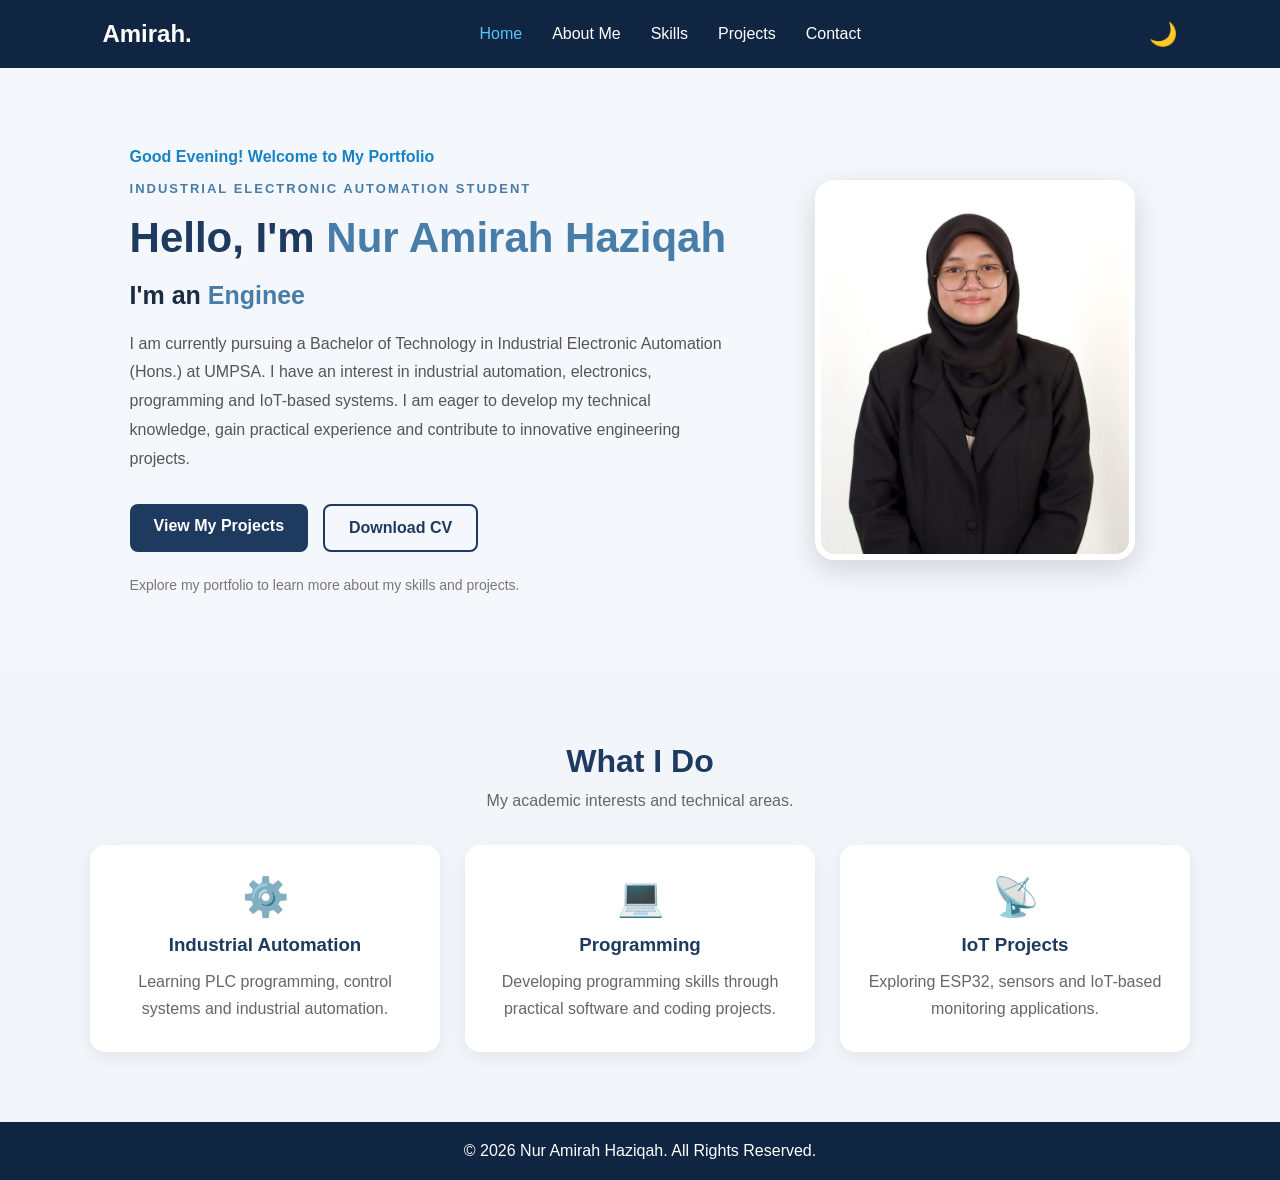
<file: index.html>
<!DOCTYPE html>
<html lang="en">
<head>
    <meta charset="UTF-8">
    <meta name="viewport" content="width=device-width, initial-scale=1.0">
    <title>Home | Nur Amirah Haziqah Portfolio</title>

    <link rel="stylesheet" href="css/style.css">
</head>

<body>

    <!-- Navigation Bar -->
    <header>
        <nav class="navbar">
            <div class="logo">Amirah<span>.</span></div>

            <ul class="nav-links" id="navLinks">
                <li><a href="index.html" class="active">Home</a></li>
                <li><a href="about.html">About Me</a></li>
                <li><a href="skills.html">Skills</a></li>
                <li><a href="projects.html">Projects</a></li>
                <li><a href="contact.html">Contact</a></li>
            </ul>

            <button class="menu-btn" id="menuBtn">☰</button>
            <button class="theme-btn" id="themeBtn">🌙</button>
        </nav>
    </header>

    <!-- Hero Section -->
    <main>

        <section class="hero">

            <div class="hero-content">

                <p class="greeting" id="greeting">
                    Welcome to My Portfolio
                </p>

                <p class="hero-subtitle">
                    INDUSTRIAL ELECTRONIC AUTOMATION STUDENT
                </p>

                <h1>
                    Hello, I'm <span>Nur Amirah Haziqah</span>
                </h1>

                <h2>
                    I'm an <span id="typing"></span>
                </h2>

                <p class="intro">
                    I am currently pursuing a Bachelor of Technology
                    in Industrial Electronic Automation (Hons.) at UMPSA.
                    I have an interest in industrial automation,
                    electronics, programming and IoT-based systems.
                    I am eager to develop my technical knowledge,
                    gain practical experience and contribute to
                    innovative engineering projects.
                </p>

                <div class="hero-buttons">

                    <a href="projects.html" class="btn primary-btn">
                        View My Projects
                    </a>

                    <a href="docs/Nur_Amirah_CV.pdf"
                       class="btn secondary-btn"
                       download>
                        Download CV
                    </a>

                </div>

                <div class="hero-social">
                    <p>Explore my portfolio to learn more about my skills and projects.</p>
                </div>

            </div>

            <!-- Profile Image -->
            <div class="hero-image">
                <img src="images/profile.jpg"
                     alt="Nur Amirah Haziqah Profile Photo">
            </div>

        </section>

        <!-- Quick Introduction -->
        <section class="home-highlights">

            <h2>What I Do</h2>

            <p class="highlight-intro">
                My academic interests and technical areas.
            </p>

            <div class="highlight-grid">

                <div class="highlight-card">
                    <div class="highlight-icon">⚙️</div>
                    <h3>Industrial Automation</h3>
                    <p>
                        Learning PLC programming, control systems
                        and industrial automation.
                    </p>
                </div>

                <div class="highlight-card">
                    <div class="highlight-icon">💻</div>
                    <h3>Programming</h3>
                    <p>
                        Developing programming skills through
                        practical software and coding projects.
                    </p>
                </div>

                <div class="highlight-card">
                    <div class="highlight-icon">📡</div>
                    <h3>IoT Projects</h3>
                    <p>
                        Exploring ESP32, sensors and IoT-based
                        monitoring applications.
                    </p>
                </div>

            </div>

        </section>

    </main>

    <!-- Footer -->
    <footer>
        <p>
            &copy; <span id="year"></span>
            Nur Amirah Haziqah. All Rights Reserved.
        </p>
    </footer>

    <script src="js/script.js"></script>

</body>
</html>
</file>
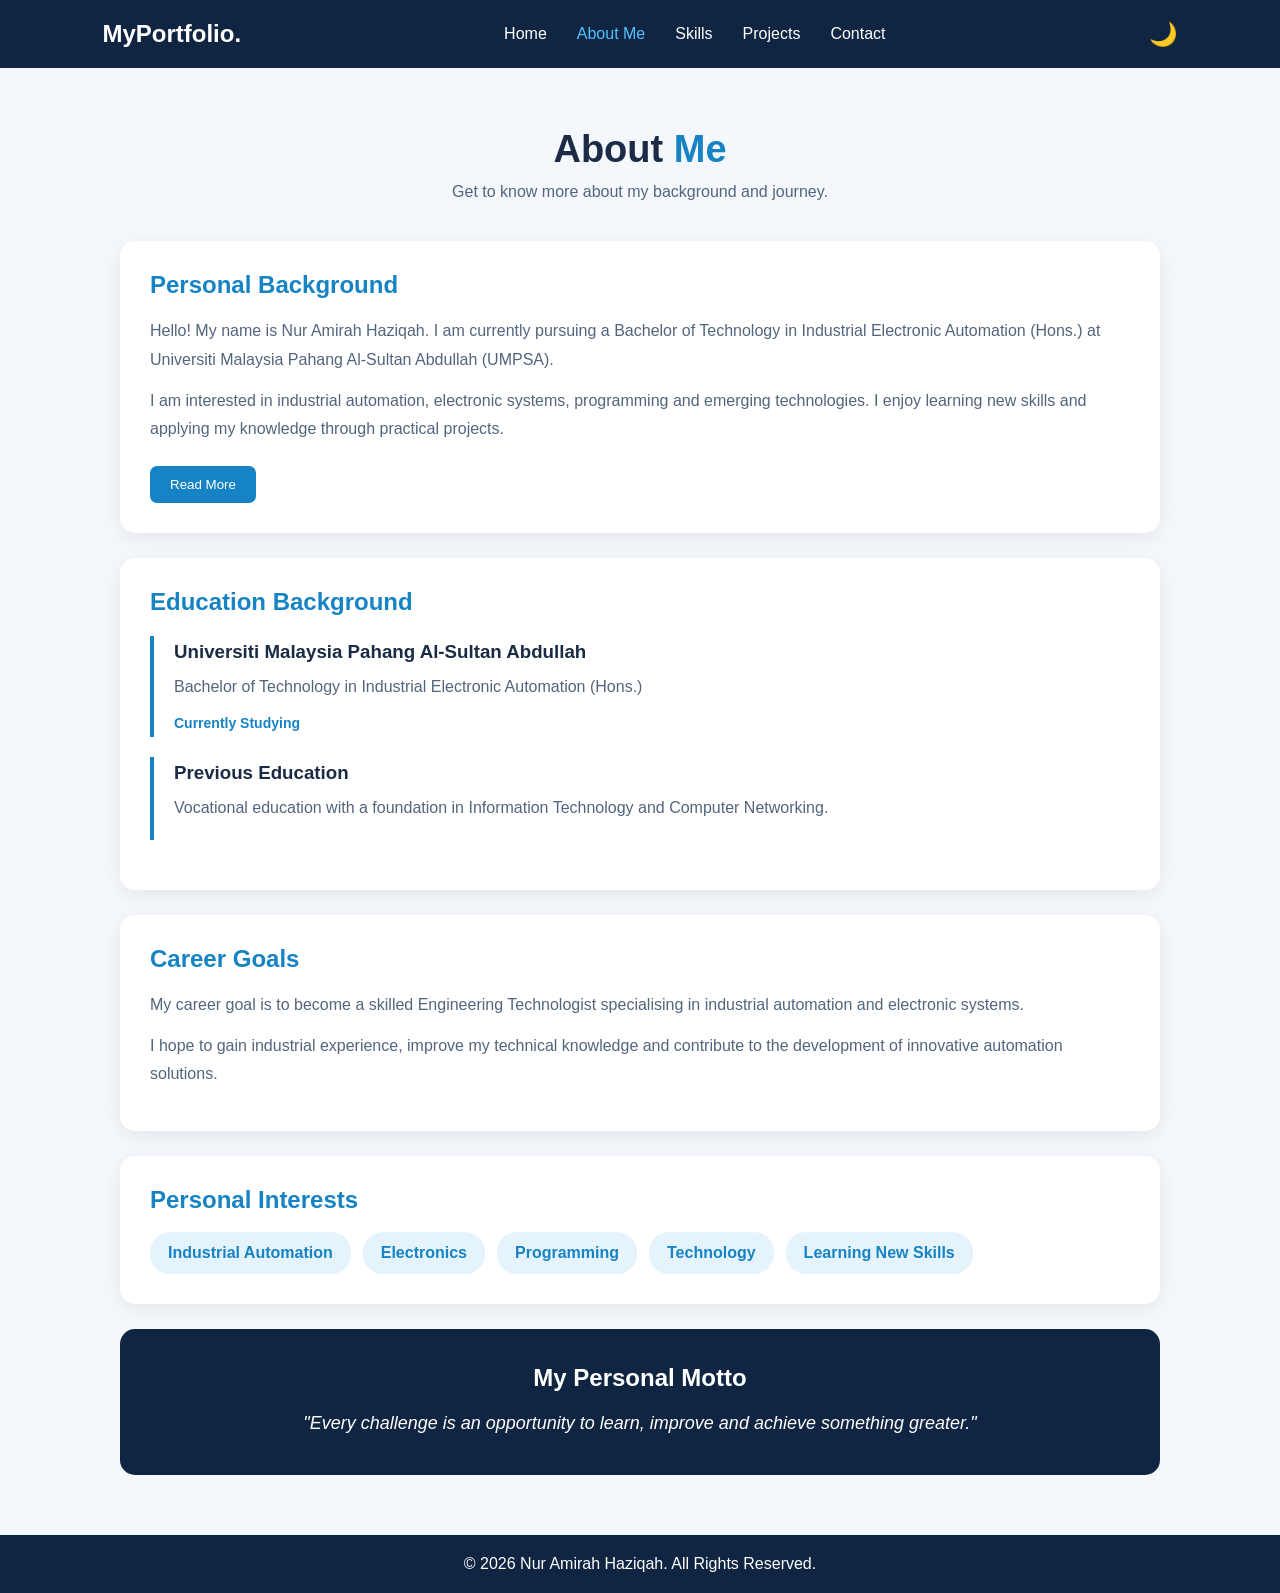
<file: about.html>
<!DOCTYPE html>
<html lang="en">
<head>
    <meta charset="UTF-8">
    <meta name="viewport" content="width=device-width, initial-scale=1.0">
    <title>About Me | Personal Portfolio</title>

    <link rel="stylesheet" href="css/style.css">
</head>

<body>

    <!-- Navigation Bar -->
    <header>
        <nav class="navbar">

            <div class="logo">MyPortfolio.</div>

            <ul class="nav-links" id="navLinks">
                <li><a href="index.html">Home</a></li>
                <li><a href="about.html" class="active">About Me</a></li>
                <li><a href="skills.html">Skills</a></li>
                <li><a href="projects.html">Projects</a></li>
                <li><a href="contact.html">Contact</a></li>
            </ul>

            <button class="menu-btn" id="menuBtn">☰</button>
            <button class="theme-btn" id="themeBtn">🌙</button>

        </nav>
    </header>

    <!-- About Me Section -->
    <main class="about-container">

        <section class="about-heading">
            <h1>About <span>Me</span></h1>
            <p>Get to know more about my background and journey.</p>
        </section>

        <!-- Personal Background -->
        <section class="about-card">

            <h2>Personal Background</h2>

            <p>
                Hello! My name is Nur Amirah Haziqah.
                I am currently pursuing a Bachelor of Technology
                in Industrial Electronic Automation (Hons.)
                at Universiti Malaysia Pahang Al-Sultan Abdullah
                (UMPSA).
            </p>

            <p>
                I am interested in industrial automation,
                electronic systems, programming and emerging
                technologies. I enjoy learning new skills and
                applying my knowledge through practical projects.
            </p>

            <button class="read-btn" id="readMoreBtn">
                Read More
            </button>

            <p id="moreText" class="hidden-text">
                My academic journey has helped me develop
                problem-solving, teamwork and technical skills.
                I aim to continue improving my abilities and
                gaining practical experience in the engineering
                and automation field.
            </p>

        </section>

        <!-- Education Background -->
        <section class="about-card">

            <h2>Education Background</h2>

            <div class="education-item">
                <h3>Universiti Malaysia Pahang Al-Sultan Abdullah</h3>
                <p>Bachelor of Technology in Industrial Electronic Automation (Hons.)</p>
                <span>Currently Studying</span>
            </div>

            <div class="education-item">
                <h3>Previous Education</h3>
                <p>
                    Vocational education with a foundation in
                    Information Technology and Computer Networking.
                </p>
            </div>

        </section>

        <!-- Career Goals -->
        <section class="about-card">

            <h2>Career Goals</h2>

            <p>
                My career goal is to become a skilled Engineering
                Technologist specialising in industrial automation
                and electronic systems.
            </p>

            <p>
                I hope to gain industrial experience, improve
                my technical knowledge and contribute to the
                development of innovative automation solutions.
            </p>

        </section>

        <!-- Personal Interests -->
        <section class="about-card">

            <h2>Personal Interests</h2>

            <div class="interest-list">
                <span>Industrial Automation</span>
                <span>Electronics</span>
                <span>Programming</span>
                <span>Technology</span>
                <span>Learning New Skills</span>
            </div>

        </section>

        <!-- Personal Motto -->
        <section class="motto-card">

            <h2>My Personal Motto</h2>

            <p>
                "Every challenge is an opportunity to learn,
                improve and achieve something greater."
            </p>

        </section>

    </main>

    <!-- Footer -->
    <footer>
        <p>
            &copy; <span id="year"></span>
            Nur Amirah Haziqah. All Rights Reserved.
        </p>
    </footer>

    <script src="js/script.js"></script>

</body>
</html>
</file>
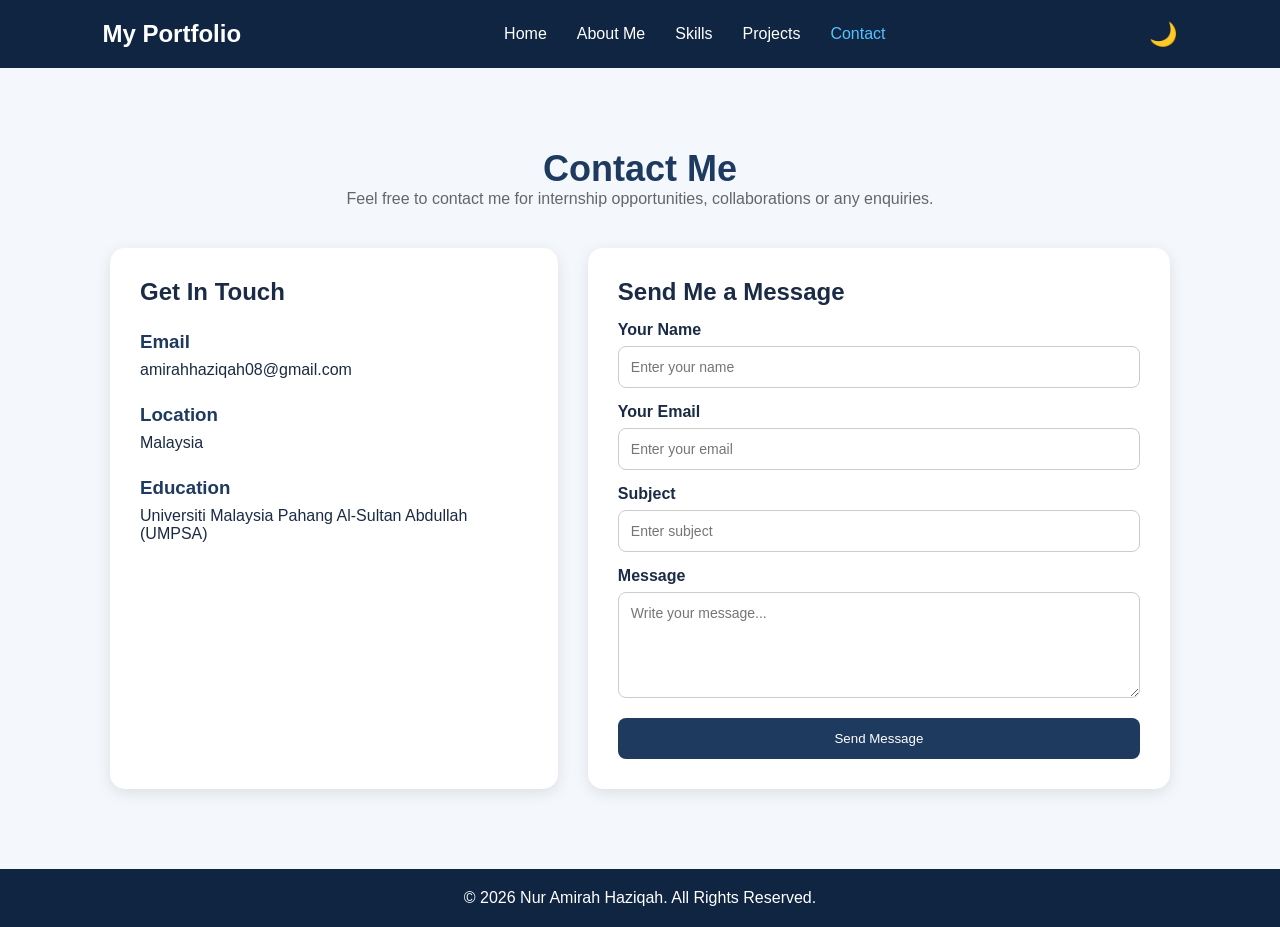
<file: contact.html>
<!DOCTYPE html>
<html lang="en">
<head>
    <meta charset="UTF-8">
    <meta name="viewport" content="width=device-width, initial-scale=1.0">
    <title>Contact | Nur Amirah Haziqah</title>
    <link rel="stylesheet" href="css/style.css">
    <script src="js/script.js" defer></script>
</head>
<body>

<header>
    <nav class="navbar">
        <div class="logo">My Portfolio</div>

        <ul class="nav-links">
            <li><a href="index.html">Home</a></li>
            <li><a href="about.html">About Me</a></li>
            <li><a href="skills.html">Skills</a></li>
            <li><a href="projects.html">Projects</a></li>
            <li><a href="contact.html" class="active">Contact</a></li>
        </ul>

        <button class="menu-btn" id="menu-btn">☰</button>
        <button class="theme-btn" id="theme-btn">🌙</button>
    </nav>
</header>

<main class="contact-container">

    <h1>Contact Me</h1>
    <p class="contact-intro">
        Feel free to contact me for internship opportunities,
        collaborations or any enquiries.
    </p>

    <div class="contact-content">

        <div class="contact-info">
            <h2>Get In Touch</h2>

            <div class="contact-item">
                <h3>Email</h3>
                <p>amirahhaziqah08@gmail.com</p>
            </div>

            <div class="contact-item">
                <h3>Location</h3>
                <p>Malaysia</p>
            </div>

            <div class="contact-item">
                <h3>Education</h3>
                <p>Universiti Malaysia Pahang Al-Sultan Abdullah (UMPSA)</p>
            </div>
        </div>

        <div class="contact-form">
            <h2>Send Me a Message</h2>

            <form id="contactForm">
                <label for="name">Your Name</label>
                <input type="text" id="name" placeholder="Enter your name" required>

                <label for="email">Your Email</label>
                <input type="email" id="email" placeholder="Enter your email" required>

                <label for="subject">Subject</label>
                <input type="text" id="subject" placeholder="Enter subject" required>

                <label for="message">Message</label>
                <textarea id="message" rows="5" placeholder="Write your message..." required></textarea>

                <button type="submit">Send Message</button>
            </form>
        </div>

    </div>

</main>

<footer>
    <p>&copy; <span id="year"></span> Nur Amirah Haziqah. All Rights Reserved.</p>
</footer>

</body>
</html>
</file>
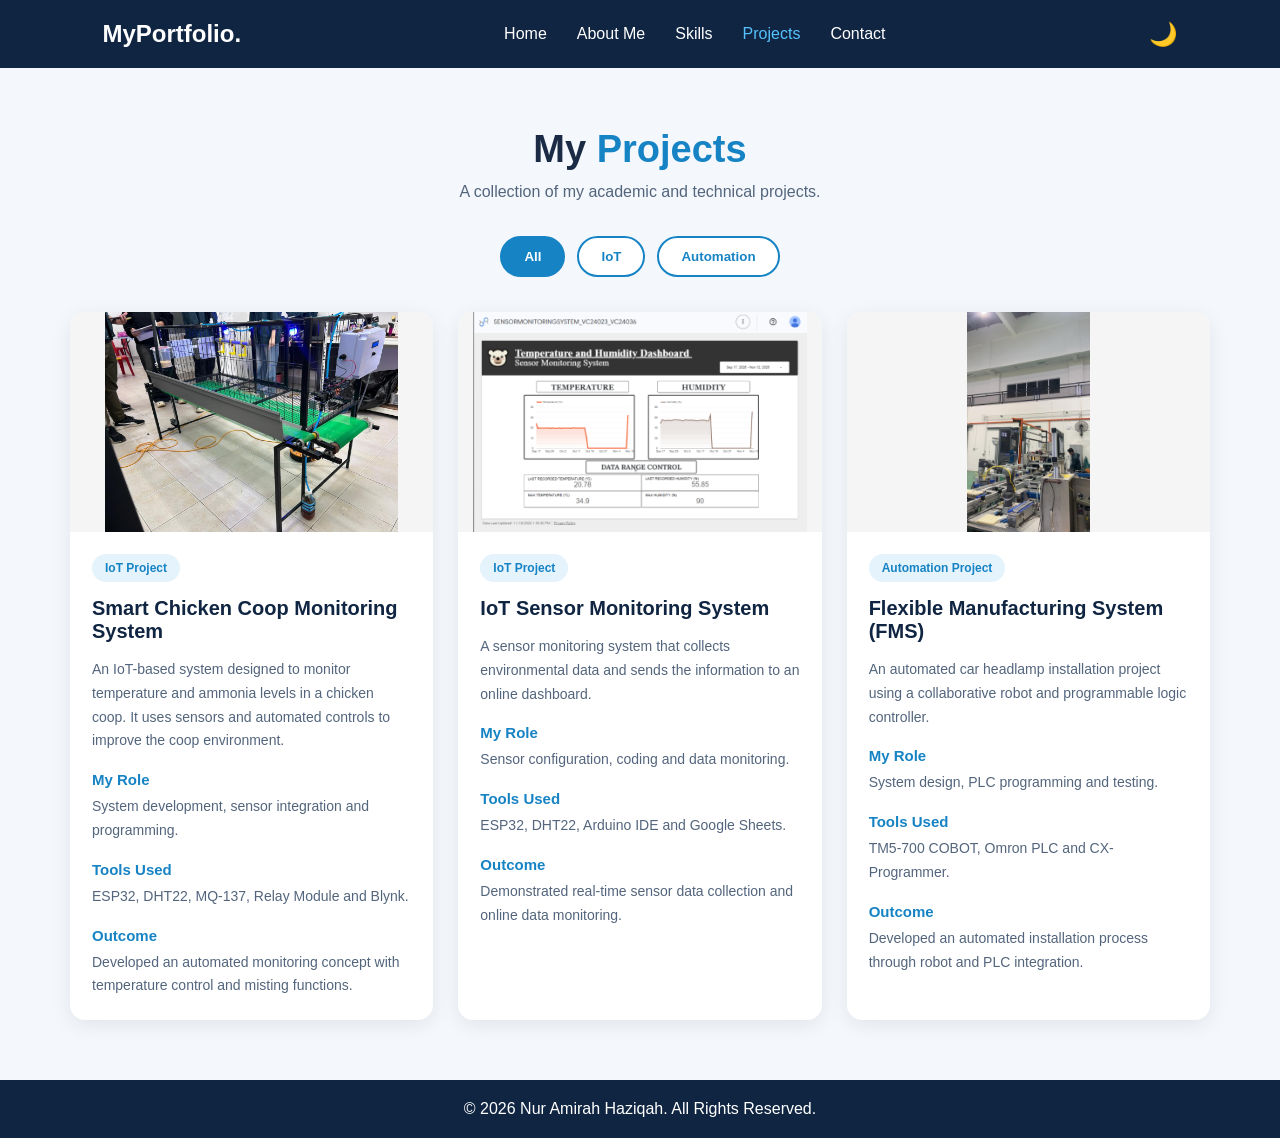
<file: projects.html>
<!DOCTYPE html>
<html lang="en">

<head>
    <meta charset="UTF-8">
    <meta name="viewport" content="width=device-width, initial-scale=1.0">
    <title>Projects | Personal Portfolio</title>

    <link rel="stylesheet" href="css/style.css">
</head>

<body>

    <!-- Navigation Bar -->
    <header>
        <nav class="navbar">

            <div class="logo">MyPortfolio.</div>

            <ul class="nav-links" id="navLinks">
                <li><a href="index.html">Home</a></li>
                <li><a href="about.html">About Me</a></li>
                <li><a href="skills.html">Skills</a></li>
                <li><a href="projects.html" class="active">Projects</a></li>
                <li><a href="contact.html">Contact</a></li>
            </ul>

            <button class="menu-btn" id="menuBtn">☰</button>
            <button class="theme-btn" id="themeBtn">🌙</button>

        </nav>
    </header>

    <!-- Projects Section -->
    <main class="projects-container">

        <section class="projects-heading">
            <h1>My <span>Projects</span></h1>
            <p>A collection of my academic and technical projects.</p>
        </section>

        <!-- Project Filter -->
        <div class="project-filters">

            <button class="filter-btn active" data-filter="all">All</button>
            <button class="filter-btn" data-filter="iot">IoT</button>
            <button class="filter-btn" data-filter="automation">Automation</button>

        </div>

        <!-- Project Cards -->
        <section class="project-grid">

            <!-- Project 1 -->
            <article class="project-card" data-category="iot">

                <img src="images/project1.jpg"
                     alt="Smart Chicken Coop Monitoring System">

                <div class="project-content">

                    <span class="project-category">IoT Project</span>

                    <h2>Smart Chicken Coop Monitoring System</h2>

                    <p>
                        An IoT-based system designed to monitor
                        temperature and ammonia levels in a chicken coop.
                        It uses sensors and automated controls to improve
                        the coop environment.
                    </p>

                    <h3>My Role</h3>
                    <p>System development, sensor integration and programming.</p>

                    <h3>Tools Used</h3>
                    <p>ESP32, DHT22, MQ-137, Relay Module and Blynk.</p>

                    <h3>Outcome</h3>
                    <p>
                        Developed an automated monitoring concept
                        with temperature control and misting functions.
                    </p>

                </div>

            </article>

            <!-- Project 2 -->
            <article class="project-card" data-category="iot">

                <img src="images/project2.jpg"
                     alt="IoT Sensor Monitoring System">

                <div class="project-content">

                    <span class="project-category">IoT Project</span>

                    <h2>IoT Sensor Monitoring System</h2>

                    <p>
                        A sensor monitoring system that collects
                        environmental data and sends the information
                        to an online dashboard.
                    </p>

                    <h3>My Role</h3>
                    <p>Sensor configuration, coding and data monitoring.</p>

                    <h3>Tools Used</h3>
                    <p>ESP32, DHT22, Arduino IDE and Google Sheets.</p>

                    <h3>Outcome</h3>
                    <p>
                        Demonstrated real-time sensor data collection
                        and online data monitoring.
                    </p>

                </div>

            </article>

            <!-- Project 3 -->
            <article class="project-card" data-category="automation">

                <img src="images/project3.jpg"
                     alt="Flexible Manufacturing System">

                <div class="project-content">

                    <span class="project-category">Automation Project</span>

                    <h2>Flexible Manufacturing System (FMS)</h2>

                    <p>
                        An automated car headlamp installation project
                        using a collaborative robot and programmable
                        logic controller.
                    </p>

                    <h3>My Role</h3>
                    <p>System design, PLC programming and testing.</p>

                    <h3>Tools Used</h3>
                    <p>TM5-700 COBOT, Omron PLC and CX-Programmer.</p>

                    <h3>Outcome</h3>
                    <p>
                        Developed an automated installation process
                        through robot and PLC integration.
                    </p>

                </div>

            </article>

        </section>

    </main>

    <!-- Footer -->
    <footer>
        <p>
            &copy; <span id="year"></span>
            Nur Amirah Haziqah. All Rights Reserved.
        </p>
    </footer>

    <script src="js/script.js"></script>

</body>
</html>
</file>
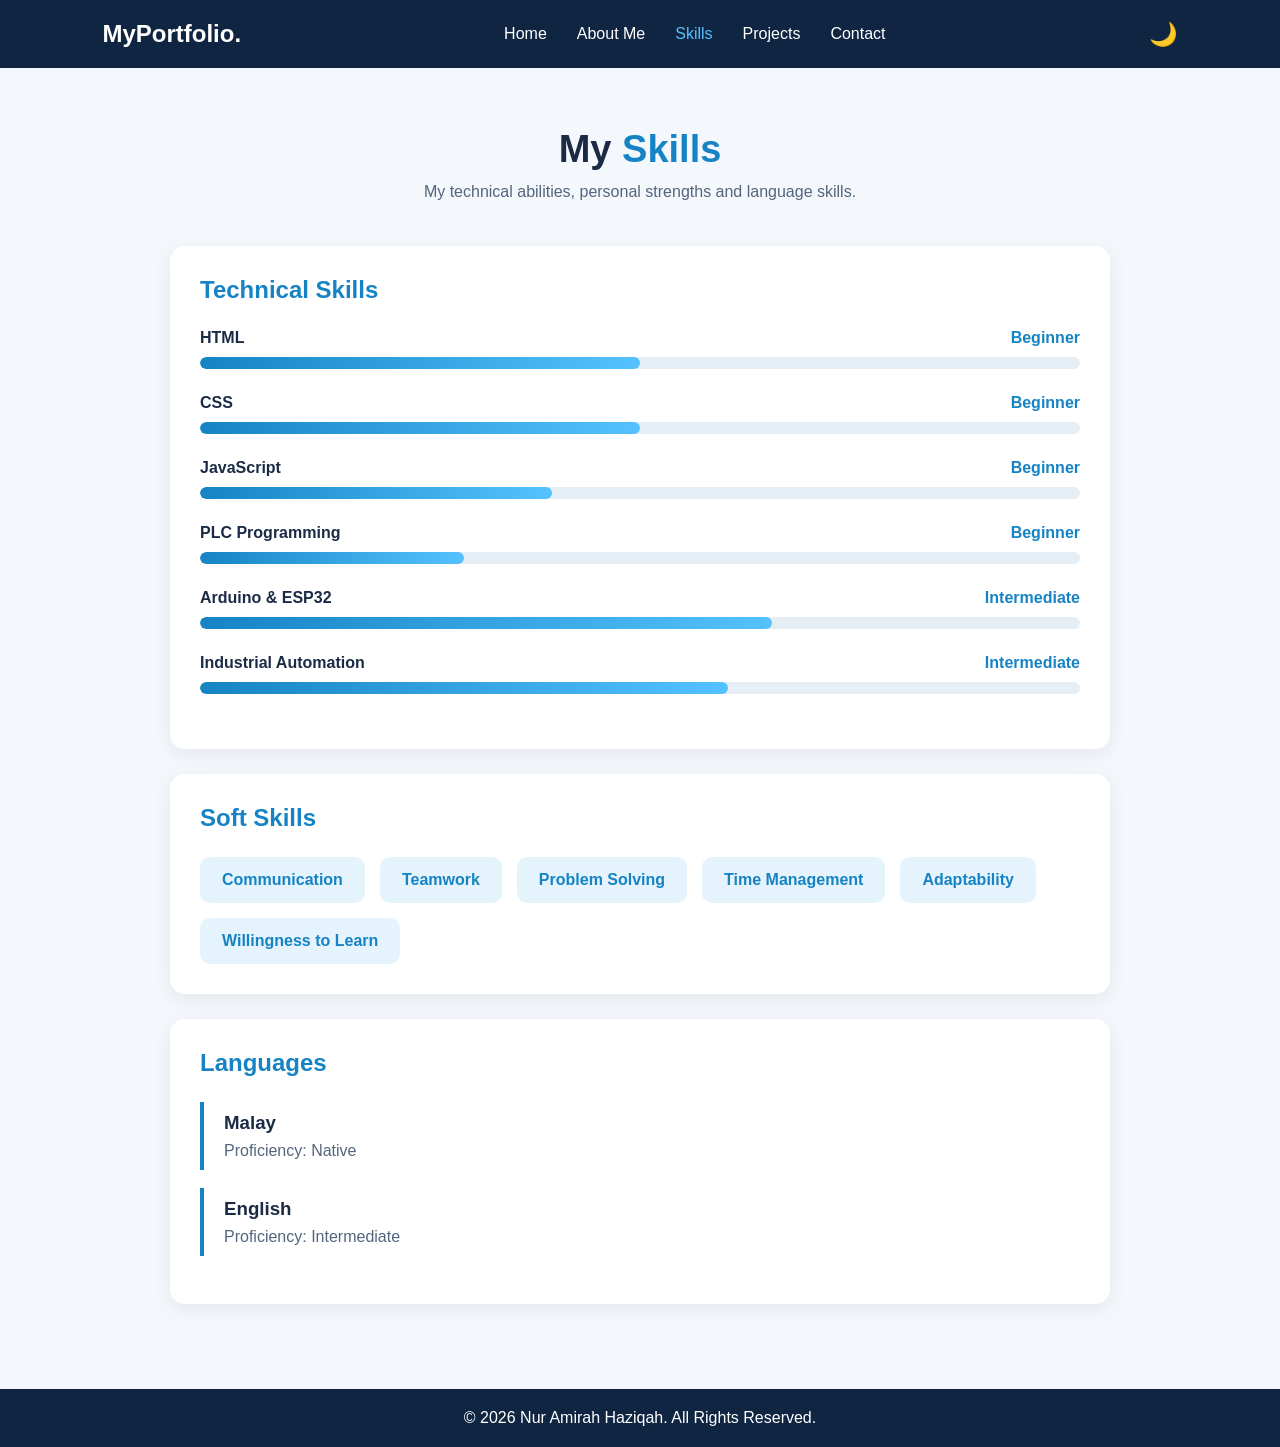
<file: skills.html>
<!DOCTYPE html>
<html lang="en">

<head>
    <meta charset="UTF-8">
    <meta name="viewport" content="width=device-width, initial-scale=1.0">

    <title>Skills | Personal Portfolio</title>

    <link rel="stylesheet" href="css/style.css">
</head>

<body>

    <!-- Navigation Bar -->
    <header>
        <nav class="navbar">

            <div class="logo">MyPortfolio.</div>

            <ul class="nav-links" id="navLinks">
                <li><a href="index.html">Home</a></li>
                <li><a href="about.html">About Me</a></li>
                <li><a href="skills.html" class="active">Skills</a></li>
                <li><a href="projects.html">Projects</a></li>
                <li><a href="contact.html">Contact</a></li>
            </ul>

            <button class="menu-btn" id="menuBtn">☰</button>
            <button class="theme-btn" id="themeBtn">🌙</button>

        </nav>
    </header>

    <!-- Skills Section -->
    <main class="skills-container">

        <section class="skills-heading">
            <h1>My <span>Skills</span></h1>
            <p>My technical abilities, personal strengths and language skills.</p>
        </section>

        <!-- Technical Skills -->
        <section class="skill-section">

            <h2>Technical Skills</h2>

            <div class="skill-item">
                <div class="skill-info">
                    <span>HTML</span>
                    <span>Beginner</span>
                </div>
                <div class="skill-bar">
                    <div class="skill-progress" data-level="50"></div>
                </div>
            </div>

            <div class="skill-item">
                <div class="skill-info">
                    <span>CSS</span>
                    <span>Beginner</span>
                </div>
                <div class="skill-bar">
                    <div class="skill-progress" data-level="50"></div>
                </div>
            </div>

            <div class="skill-item">
                <div class="skill-info">
                    <span>JavaScript</span>
                    <span>Beginner</span>
                </div>
                <div class="skill-bar">
                    <div class="skill-progress" data-level="40"></div>
                </div>
            </div>

            <div class="skill-item">
                <div class="skill-info">
                    <span>PLC Programming</span>
                    <span>Beginner</span>
                </div>
                <div class="skill-bar">
                    <div class="skill-progress" data-level="30"></div>
                </div>
            </div>

            <div class="skill-item">
                <div class="skill-info">
                    <span>Arduino & ESP32</span>
                    <span>Intermediate</span>
                </div>
                <div class="skill-bar">
                    <div class="skill-progress" data-level="65"></div>
                </div>
            </div>

            <div class="skill-item">
                <div class="skill-info">
                    <span>Industrial Automation</span>
                    <span>Intermediate</span>
                </div>
                <div class="skill-bar">
                    <div class="skill-progress" data-level="60"></div>
                </div>
            </div>

        </section>

        <!-- Soft Skills -->
        <section class="skill-section">

            <h2>Soft Skills</h2>

            <div class="soft-skill-list">

                <div class="soft-skill">
                    <span>Communication</span>
                </div>

                <div class="soft-skill">
                    <span>Teamwork</span>
                </div>

                <div class="soft-skill">
                    <span>Problem Solving</span>
                </div>

                <div class="soft-skill">
                    <span>Time Management</span>
                </div>

                <div class="soft-skill">
                    <span>Adaptability</span>
                </div>

                <div class="soft-skill">
                    <span>Willingness to Learn</span>
                </div>

            </div>

        </section>

        <!-- Languages -->
        <section class="skill-section">

            <h2>Languages</h2>

            <div class="language-item">
                <h3>Malay</h3>
                <p>Proficiency: Native</p>
            </div>

            <div class="language-item">
                <h3>English</h3>
                <p>Proficiency: Intermediate</p>
            </div>

        </section>

    </main>

    <!-- Footer -->
    <footer>
        <p>
            &copy; <span id="year"></span>
            Nur Amirah Haziqah. All Rights Reserved.
        </p>
    </footer>

    <script src="js/script.js"></script>

</body>
</html>
</file>
<file: css/style.css>
/* GENERAL SETTINGS */
* {
    margin: 0;
    padding: 0;
    box-sizing: border-box;
}

html {
    scroll-behavior: smooth;
}

body {
    font-family: Arial, Helvetica, sans-serif;
    background-color: #f4f8fc;
    color: #1b2b45;
    transition: 0.3s;
}

/* NAVIGATION BAR */
header {
    background-color: #102542;
    position: sticky;
    top: 0;
    z-index: 100;
}

.navbar {
    display: flex;
    justify-content: space-between;
    align-items: center;
    padding: 20px 8%;
}

.logo {
    color: white;
    font-size: 24px;
    font-weight: bold;
}

.nav-links {
    display: flex;
    list-style: none;
    gap: 30px;
}

.nav-links a {
    color: white;
    text-decoration: none;
    transition: 0.3s;
}

.nav-links a:hover,
.nav-links a.active {
    color: #55c2ff;
}

.menu-btn,
.theme-btn {
    background: transparent;
    border: none;
    color: white;
    font-size: 23px;
    cursor: pointer;
}

.menu-btn {
    display: none;
}

/* HOME SECTION */
.hero {
    min-height: 85vh;
    display: flex;
    align-items: center;
    justify-content: space-between;
    padding: 60px 10%;
    gap: 50px;
}

.hero-content {
    max-width: 650px;
}

.greeting {
    color: #1683c4;
    font-weight: bold;
    margin-bottom: 15px;
}

.hero h1 {
    font-size: 42px;
    margin-bottom: 15px;
}

.hero h1 span {
    color: #1683c4;
}

.hero h2 {
    font-size: 25px;
    margin-bottom: 20px;
}

.hero h2 span {
    color: #1683c4;
}

.intro {
    line-height: 1.8;
    color: #53657d;
    margin-bottom: 30px;
}

/* BUTTONS */
.hero-buttons {
    display: flex;
    flex-wrap: wrap;
    gap: 15px;
}

.btn {
    display: inline-block;
    padding: 13px 22px;
    border-radius: 8px;
    text-decoration: none;
    transition: 0.3s;
}

.primary-btn {
    background-color: #1683c4;
    color: white;
}

.secondary-btn {
    border: 2px solid #1683c4;
    color: #1683c4;
}

.btn:hover {
    transform: translateY(-3px);
}

/* PROFILE IMAGE */
.hero-image img {
    width: 300px;
    height: 350px;
    object-fit: cover;
    border-radius: 20px;
    border: 5px solid white;
    box-shadow: 0 10px 30px rgba(0,0,0,0.15);
}

/* FOOTER */
footer {
    background-color: #102542;
    color: white;
    text-align: center;
    padding: 20px;
}

/* DARK MODE */
body.dark-mode {
    background-color: #142238;
    color: white;
}

body.dark-mode .intro {
    color: #d0dbea;
}

/* TABLET */
@media screen and (max-width: 768px) {

    .navbar {
        padding: 18px 5%;
    }

    .menu-btn {
        display: block;
    }

    .nav-links {
        display: none;
        position: absolute;
        top: 65px;
        left: 0;
        width: 100%;
        background-color: #102542;
        flex-direction: column;
        text-align: center;
        padding: 20px;
        gap: 20px;
    }

    .nav-links.show {
        display: flex;
    }

    .hero {
        flex-direction: column-reverse;
        text-align: center;
        padding: 50px 7%;
    }

    .hero h1 {
        font-size: 32px;
    }

    .hero-image img {
        width: 230px;
        height: 270px;
    }

    .hero-buttons {
        justify-content: center;
    }
}

/* MOBILE */
@media screen and (max-width: 480px) {

    .hero h1 {
        font-size: 27px;
    }

    .hero h2 {
        font-size: 20px;
    }

    .hero-image img {
        width: 200px;
        height: 240px;
    }

    .btn {
        padding: 11px 15px;
        font-size: 14px;
    }
}


/* ABOUT ME PAGE */

.about-container {
    max-width: 1100px;
    margin: auto;
    padding: 60px 30px;
}

.about-heading {
    text-align: center;
    margin-bottom: 40px;
}

.about-heading h1 {
    font-size: 38px;
    margin-bottom: 12px;
}

.about-heading h1 span {
    color: #1683c4;
}

.about-heading p {
    color: #53657d;
}

/* ABOUT CARDS */

.about-card {
    background-color: white;
    padding: 30px;
    margin-bottom: 25px;
    border-radius: 15px;
    box-shadow: 0 5px 20px rgba(0,0,0,0.07);
    transition: 0.3s;
}

.about-card:hover {
    transform: translateY(-4px);
}

.about-card h2 {
    color: #1683c4;
    margin-bottom: 18px;
}

.about-card p {
    line-height: 1.8;
    color: #53657d;
    margin-bottom: 12px;
}

/* EDUCATION */

.education-item {
    border-left: 4px solid #1683c4;
    padding: 5px 20px;
    margin: 20px 0;
}

.education-item h3 {
    margin-bottom: 10px;
    color: #1b2b45;
}

.education-item span {
    color: #1683c4;
    font-weight: bold;
    font-size: 14px;
}

/* READ MORE */

.read-btn {
    background-color: #1683c4;
    color: white;
    border: none;
    padding: 11px 20px;
    border-radius: 7px;
    cursor: pointer;
    margin-top: 10px;
}

.hidden-text {
    display: none;
}

.hidden-text.show {
    display: block;
}

/* INTERESTS */

.interest-list {
    display: flex;
    flex-wrap: wrap;
    gap: 12px;
}

.interest-list span {
    background-color: #e5f3fc;
    color: #1683c4;
    padding: 12px 18px;
    border-radius: 20px;
    font-weight: bold;
}

/* MOTTO */

.motto-card {
    background-color: #102542;
    color: white;
    padding: 35px;
    text-align: center;
    border-radius: 15px;
}

.motto-card h2 {
    margin-bottom: 15px;
}

.motto-card p {
    font-size: 18px;
    line-height: 1.8;
    font-style: italic;
}

/* ABOUT DARK MODE */

body.dark-mode .about-card {
    background-color: #20334d;
}

body.dark-mode .about-card p,
body.dark-mode .about-heading p {
    color: #d0dbea;
}

body.dark-mode .education-item h3 {
    color: white;
}

/* MOBILE RESPONSIVE */

@media screen and (max-width: 768px) {

    .about-container {
        padding: 40px 20px;
    }

    .about-heading h1 {
        font-size: 30px;
    }

    .about-card {
        padding: 22px;
    }

    .motto-card {
        padding: 25px;
    }
}


/* SKILLS PAGE */

.skills-container {
    max-width: 1000px;
    margin: auto;
    padding: 60px 30px;
}

.skills-heading {
    text-align: center;
    margin-bottom: 45px;
}

.skills-heading h1 {
    font-size: 38px;
    margin-bottom: 12px;
}

.skills-heading h1 span {
    color: #1683c4;
}

.skills-heading p {
    color: #53657d;
}

/* SKILL SECTION */

.skill-section {
    background-color: white;
    padding: 30px;
    margin-bottom: 25px;
    border-radius: 15px;
    box-shadow: 0 5px 20px rgba(0,0,0,0.07);
}

.skill-section h2 {
    color: #1683c4;
    margin-bottom: 25px;
}

/* TECHNICAL SKILLS */

.skill-item {
    margin-bottom: 25px;
}

.skill-info {
    display: flex;
    justify-content: space-between;
    margin-bottom: 10px;
    font-weight: bold;
}

.skill-info span:last-child {
    color: #1683c4;
}

.skill-bar {
    width: 100%;
    height: 12px;
    background-color: #e5edf5;
    border-radius: 20px;
    overflow: hidden;
}

.skill-progress {
    width: 0;
    height: 100%;
    background: linear-gradient(90deg, #1683c4, #55c2ff);
    border-radius: 20px;
    transition: width 1.5s ease;
}

/* SOFT SKILLS */

.soft-skill-list {
    display: flex;
    flex-wrap: wrap;
    gap: 15px;
}

.soft-skill {
    background-color: #e5f3fc;
    color: #1683c4;
    padding: 14px 22px;
    border-radius: 10px;
    font-weight: bold;
    transition: 0.3s;
}

.soft-skill:hover {
    background-color: #1683c4;
    color: white;
    transform: translateY(-4px);
}

/* LANGUAGES */

.language-item {
    border-left: 4px solid #1683c4;
    padding: 10px 20px;
    margin-bottom: 18px;
}

.language-item h3 {
    margin-bottom: 8px;
}

.language-item p {
    color: #53657d;
}

/* DARK MODE */

body.dark-mode .skill-section {
    background-color: #20334d;
}

body.dark-mode .skill-info,
body.dark-mode .language-item h3 {
    color: white;
}

body.dark-mode .skills-heading p,
body.dark-mode .language-item p {
    color: #d0dbea;
}

body.dark-mode .skill-bar {
    background-color: #354963;
}

/* MOBILE RESPONSIVE */

@media screen and (max-width: 768px) {

    .skills-container {
        padding: 40px 20px;
    }

    .skills-heading h1 {
        font-size: 30px;
    }

    .skill-section {
        padding: 22px;
    }

    .soft-skill-list {
        gap: 10px;
    }

    .soft-skill {
        padding: 11px 15px;
        font-size: 14px;
    }
}


/* PROJECTS PAGE */

.projects-container {
    max-width: 1200px;
    margin: auto;
    padding: 60px 30px;
}

.projects-heading {
    text-align: center;
    margin-bottom: 35px;
}

.projects-heading h1 {
    font-size: 38px;
    margin-bottom: 12px;
}

.projects-heading h1 span {
    color: #1683c4;
}

.projects-heading p {
    color: #53657d;
}

/* PROJECT FILTER */

.project-filters {
    display: flex;
    justify-content: center;
    flex-wrap: wrap;
    gap: 12px;
    margin-bottom: 35px;
}

.filter-btn {
    padding: 11px 22px;
    border: 2px solid #1683c4;
    background: white;
    color: #1683c4;
    border-radius: 25px;
    cursor: pointer;
    font-weight: bold;
    transition: 0.3s;
}

.filter-btn:hover,
.filter-btn.active {
    background-color: #1683c4;
    color: white;
}

/* PROJECT GRID */

.project-grid {
    display: grid;
    grid-template-columns: repeat(3, 1fr);
    gap: 25px;
}

.project-card {
    background-color: white;
    border-radius: 15px;
    overflow: hidden;
    box-shadow: 0 5px 20px rgba(0,0,0,0.08);
    transition: 0.3s;
}

.project-card:hover {
    transform: translateY(-6px);
}

.project-card img {
    width: 100%;
    height: 220px;
    object-fit: contain;
    display: block;
    background-color: #f5f5f5;
}

.project-content {
    padding: 22px;
}

.project-category {
    display: inline-block;
    background-color: #e5f3fc;
    color: #1683c4;
    padding: 7px 13px;
    border-radius: 20px;
    font-size: 12px;
    font-weight: bold;
    margin-bottom: 15px;
}

.project-content h2 {
    font-size: 20px;
    margin-bottom: 15px;
    color: #102542;
}

.project-content h3 {
    font-size: 15px;
    color: #1683c4;
    margin-top: 18px;
    margin-bottom: 7px;
}

.project-content p {
    color: #53657d;
    font-size: 14px;
    line-height: 1.7;
}

/* HIDE FILTERED PROJECTS */

.project-card.hide {
    display: none;
}

/* DARK MODE */

body.dark-mode .project-card {
    background-color: #20334d;
}

body.dark-mode .project-content h2 {
    color: white;
}

body.dark-mode .project-content p {
    color: #d0dbea;
}

body.dark-mode .filter-btn {
    background-color: #20334d;
    color: #55c2ff;
}

body.dark-mode .filter-btn.active {
    background-color: #1683c4;
    color: white;
}

/* TABLET */

@media screen and (max-width: 900px) {

    .project-grid {
        grid-template-columns: repeat(2, 1fr);
    }

}

/* MOBILE */

@media screen and (max-width: 600px) {

    .projects-container {
        padding: 40px 18px;
    }

    .projects-heading h1 {
        font-size: 30px;
    }

    .project-grid {
        grid-template-columns: 1fr;
    }

}


/* CONTACT PAGE */

.contact-container {
    max-width: 1100px;
    margin: 60px auto;
    padding: 20px;
}

.contact-container h1 {
    text-align: center;
    color: #1e3a5f;
    font-size: 36px;
}

.contact-intro {
    text-align: center;
    color: #666;
    margin-bottom: 40px;
}

.contact-content {
    display: grid;
    grid-template-columns: 1fr 1.3fr;
    gap: 30px;
}

.contact-info,
.contact-form {
    background: white;
    padding: 30px;
    border-radius: 15px;
    box-shadow: 0 4px 15px rgba(0,0,0,0.1);
}

.contact-item {
    margin-top: 25px;
}

.contact-item h3 {
    color: #1e3a5f;
    margin-bottom: 8px;
}

.contact-form form {
    display: flex;
    flex-direction: column;
}

.contact-form label {
    margin-top: 15px;
    margin-bottom: 7px;
    font-weight: bold;
}

.contact-form input,
.contact-form textarea {
    padding: 12px;
    border: 1px solid #ccc;
    border-radius: 8px;
    font-family: Arial, sans-serif;
    font-size: 14px;
}

.contact-form button {
    margin-top: 20px;
    padding: 13px;
    background: #1e3a5f;
    color: white;
    border: none;
    border-radius: 8px;
    cursor: pointer;
}

.contact-form button:hover {
    background: #315f91;
}

@media (max-width: 768px) {
    .contact-content {
        grid-template-columns: 1fr;
    }
}


/* =========================
   PROFESSIONAL HOME PAGE
========================= */

.hero {
    max-width: 1200px;
    min-height: 600px;
    margin: auto;
    padding: 80px 7%;
    display: flex;
    align-items: center;
    justify-content: space-between;
    gap: 60px;
}

.hero-content {
    flex: 1;
}

.hero-subtitle {
    color: #477da8;
    font-size: 13px;
    font-weight: bold;
    letter-spacing: 2px;
    margin-bottom: 15px;
}

.hero-content h1 {
    font-size: 42px;
    line-height: 1.3;
    color: #1e3a5f;
    margin-bottom: 15px;
}

.hero-content h1 span {
    color: #477da8;
}

.hero-content h2 {
    font-size: 25px;
    margin-bottom: 20px;
}

.hero-content h2 span {
    color: #477da8;
}

.hero-content .intro {
    max-width: 600px;
    line-height: 1.8;
    color: #555;
    margin-bottom: 30px;
}

.hero-buttons {
    display: flex;
    gap: 15px;
    flex-wrap: wrap;
}

.hero-buttons .btn {
    padding: 13px 24px;
    border-radius: 8px;
    text-decoration: none;
    font-weight: bold;
    transition: 0.3s;
}

.primary-btn {
    background: #1e3a5f;
    color: white;
}

.secondary-btn {
    background: transparent;
    color: #1e3a5f;
    border: 2px solid #1e3a5f;
}

.primary-btn:hover {
    background: #477da8;
    transform: translateY(-3px);
}

.secondary-btn:hover {
    background: #1e3a5f;
    color: white;
    transform: translateY(-3px);
}

.hero-image {
    flex: 0 0 350px;
    display: flex;
    justify-content: center;
}

.hero-image img {
    width: 320px;
    height: 380px;
    object-fit: cover;
    border-radius: 20px;
    border: 6px solid white;
    box-shadow: 0 10px 30px rgba(0,0,0,0.15);
}

.hero-social {
    margin-top: 25px;
    color: #777;
    font-size: 14px;
}

/* HOME HIGHLIGHTS */

.home-highlights {
    padding: 70px 7%;
    background: #f2f6fa;
    text-align: center;
}

.home-highlights h2 {
    font-size: 32px;
    color: #1e3a5f;
}

.highlight-intro {
    color: #666;
    margin: 12px 0 35px;
}

.highlight-grid {
    max-width: 1100px;
    margin: auto;
    display: grid;
    grid-template-columns: repeat(3, 1fr);
    gap: 25px;
}

.highlight-card {
    background: white;
    padding: 30px 22px;
    border-radius: 15px;
    box-shadow: 0 5px 18px rgba(0,0,0,0.07);
    transition: 0.3s;
}

.highlight-card:hover {
    transform: translateY(-8px);
}

.highlight-icon {
    font-size: 38px;
    margin-bottom: 15px;
}

.highlight-card h3 {
    color: #1e3a5f;
    margin-bottom: 12px;
}

.highlight-card p {
    color: #666;
    line-height: 1.7;
}

/* RESPONSIVE DESIGN */

@media (max-width: 768px) {

    .hero {
        flex-direction: column-reverse;
        text-align: center;
        padding: 50px 6%;
        gap: 35px;
    }

    .hero-image {
        flex: auto;
    }

    .hero-image img {
        width: 250px;
        height: 290px;
    }

    .hero-content h1 {
        font-size: 32px;
    }

    .hero-content h2 {
        font-size: 21px;
    }

    .hero-buttons {
        justify-content: center;
    }

    .highlight-grid {
        grid-template-columns: 1fr;
    }
}
</file>
